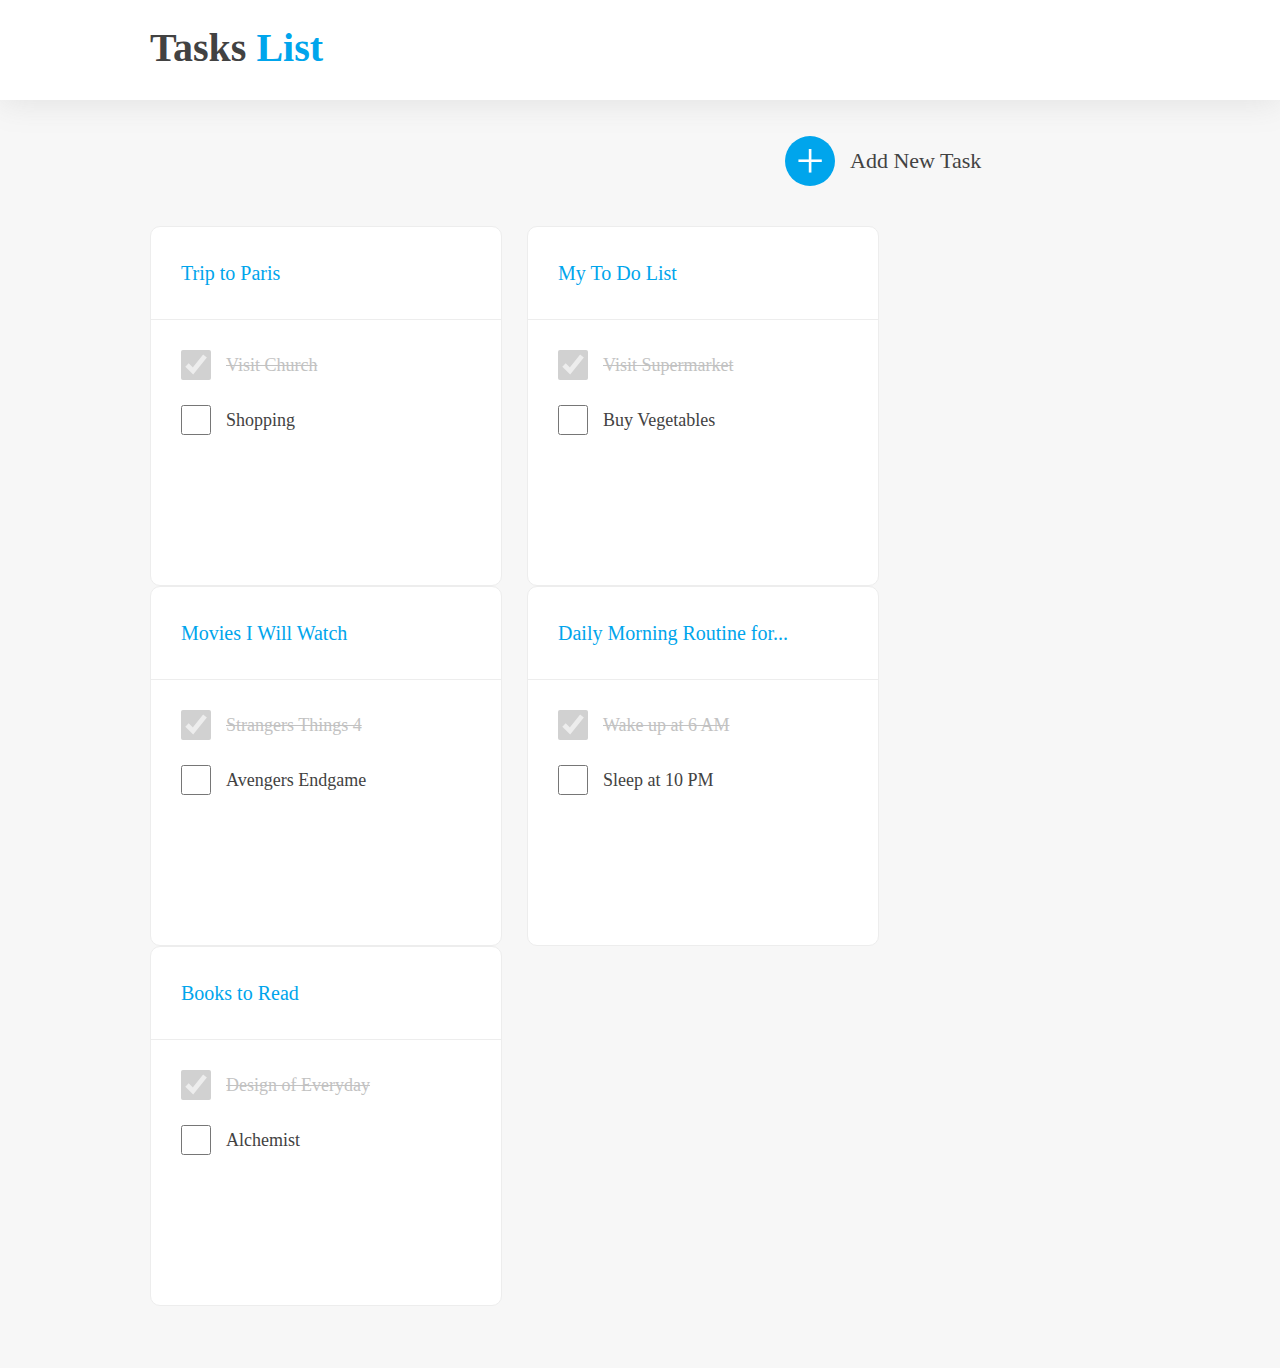
<file: index.html>
<!DOCTYPE html>
<html lang="en">
<head>
    <meta charset="UTF-8">
    <meta http-equiv="X-UA-Compatible" content="IE=edge">
    <meta name="viewport" content="width=device-width, initial-scale=1.0">
    <title>Document</title>
    <link rel="stylesheet" href="style.css">
</head>
<body>
    <div class="page_1">

    <div class="header">
        <div class="top">
           <span id="right"> Tasks </span>
           <span id="left"> List </span>
        </div>
    </div>
    
    <a href="./index2.html" target="_self">
    <div class="add_new">
        <div class="icon">+</div>
        <div class="add_task">Add New Task</div>
    </div>
    </a>
    
    <div class="content">

        <a href="./index3.html">
            <div class="box">
            <div class="title">
                Trip to Paris
            </div>
            <div class="list">
                <input type="checkbox" checked disabled>
                <label class="cut_line">Visit Church</label>
                <input type="checkbox">
                <label class="nor_line">Shopping</label>
            </div>
        </div>
        </a>

        <div class="box">
            <div class="title">
                My To Do List
            </div>
            <div class="list">
                <input type="checkbox" checked disabled>
                <label class="cut_line">Visit Supermarket</label>
                <input type="checkbox">
                <label class="nor_line">Buy Vegetables</label>
            </div>
        </div>

        <div class="box">
            <div class="title">
                Movies I Will Watch
            </div>
            
            <div class="list">
                <input type="checkbox" checked disabled>
                <label class="cut_line">Strangers Things 4</label>
                <input type="checkbox">
                <label class="nor_line">Avengers Endgame</label>
            </div>
        </div>

        <div class="box">
            <div class="title">
                Daily Morning Routine for...
            </div>
            <div class="list">
                <input type="checkbox" checked disabled>
                <label class="cut_line">Wake up at 6 AM</label>
                <input type="checkbox">
                <label class="nor_line">Sleep at 10 PM</label>
            </div>
        </div>

        <div class="box">
            <div class="title">
                Books to Read
            </div>
            <div class="list">
                <input type="checkbox" checked disabled>
                <label class="cut_line">Design of Everyday</label>
                <input type="checkbox">
                <label class="nor_line">Alchemist</label>
            </div>
        </div>

    </div>
</div>
</body>
</html>
</file>
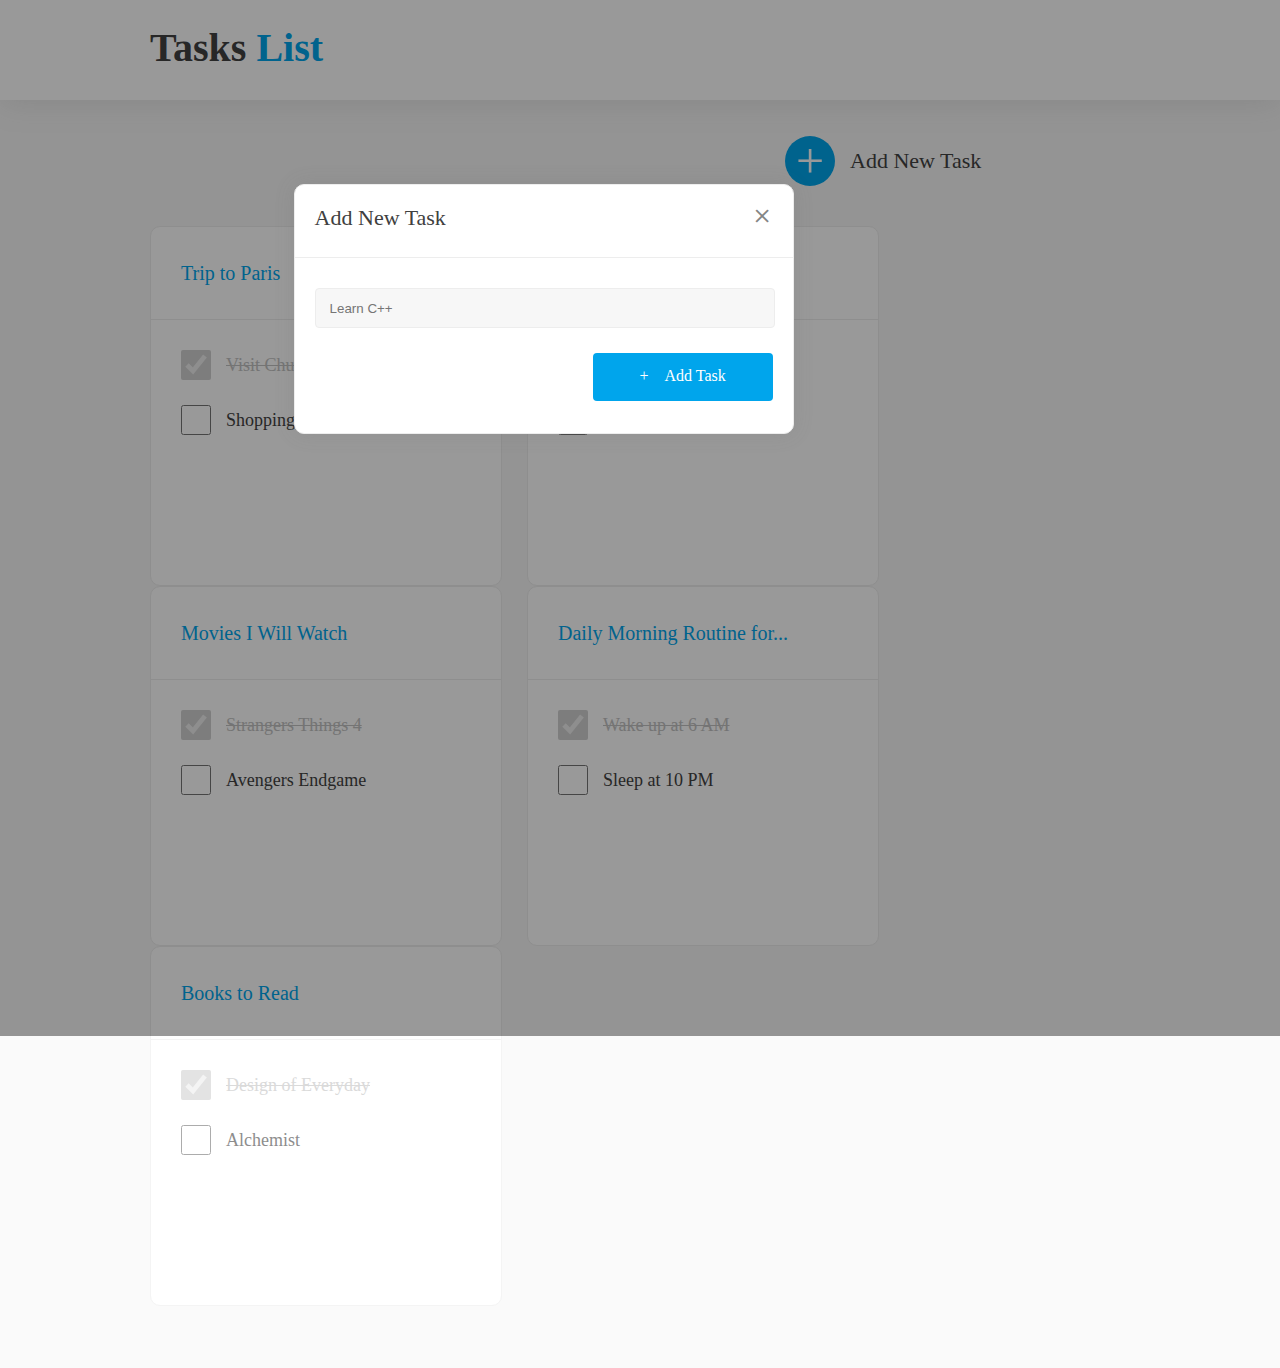
<file: index2.html>
<!DOCTYPE html>
<html lang="en">
<head>
    <meta charset="UTF-8">
    <meta http-equiv="X-UA-Compatible" content="IE=edge">
    <meta name="viewport" content="width=device-width, initial-scale=1.0">
    <title>Document</title>
    <link rel="stylesheet" href="style.css">
</head>
<body>

    <div class="container">
            <div class="top_2">
                <div id="left_2">Add New Task</div>
                <a href="./index.html"><div id="right_2">+</div></a>
            </div>
            <input class="input_place" type="text" placeholder="Learn C++">
            <a class="button" href="./index.html" >+&ensp;&ensp;Add Task</a>
    </div>
    
    <div class="page_2">
        <div class="page_1a">

            <div class="header">
                <div class="top">
                   <span id="right"> Tasks </span>
                   <span id="left"> List </span>
                </div>
            </div>


            <div class="add_new">
                <a href="./index2.html" target="_self" class="disable-link">
                <div class="icon">+</div>
                </a>
                <div class="add_task">Add New Task</div>
            
            </div>

            <div class="content">
            
                <div class="box">
                    <div class="title">
                        Trip to Paris
                    </div>
                    <div class="list">
                        <input type="checkbox" checked disabled>
                        <label class="cut_line">Visit Church</label>
                        <input type="checkbox">
                        <label class="nor_line">Shopping</label>
                    </div>
                </div>
            
                <div class="box">
                    <div class="title">
                        My To Do List
                    </div>
                    <div class="list">
                        <input type="checkbox" checked disabled>
                        <label class="cut_line">Visit Supermarket</label>
                        <input type="checkbox">
                        <label class="nor_line">Buy Vegetables</label>
                    </div>
                </div>
            
                <div class="box">
                    <div class="title">
                        Movies I Will Watch
                    </div>

                    <div class="list">
                        <input type="checkbox" checked disabled>
                        <label class="cut_line">Strangers Things 4</label>
                        <input type="checkbox">
                        <label class="nor_line">Avengers Endgame</label>
                    </div>
                </div>
            
                <div class="box">
                    <div class="title">
                        Daily Morning Routine for...
                    </div>
                    <div class="list">
                        <input type="checkbox" checked disabled>
                        <label class="cut_line">Wake up at 6 AM</label>
                        <input type="checkbox">
                        <label class="nor_line">Sleep at 10 PM</label>
                    </div>
                </div>
            
                <div class="box">
                    <div class="title">
                        Books to Read
                    </div>
                    <div class="list">
                        <input type="checkbox" checked disabled>
                        <label class="cut_line">Design of Everyday</label>
                        <input type="checkbox">
                        <label class="nor_line">Alchemist</label>
                    </div>
                </div>
            
            </div>
        </div>
    </div>
    
    
</body>
</html>
</file>
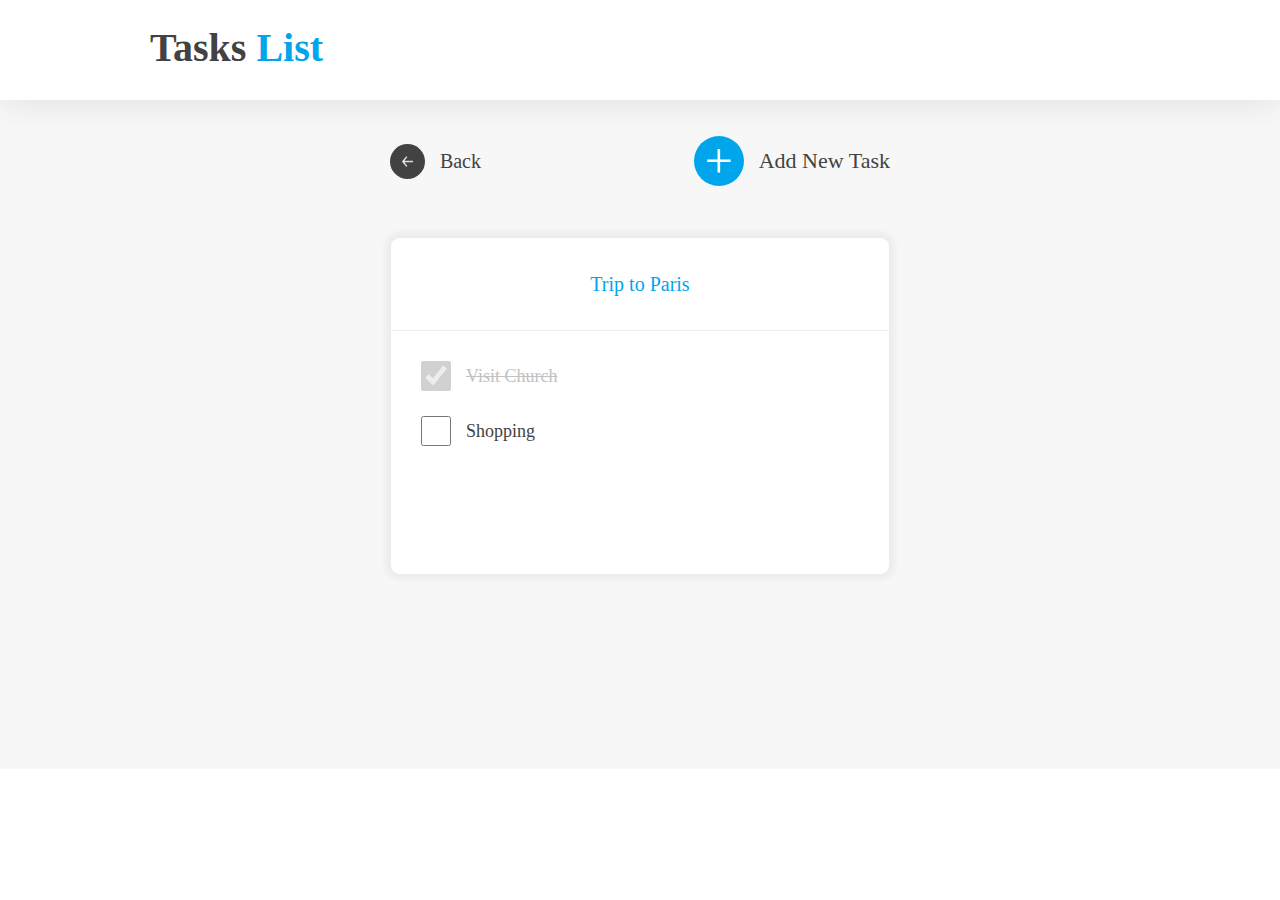
<file: index3.html>
<!DOCTYPE html>
<html lang="en">
<head>
    <meta charset="UTF-8">
    <meta http-equiv="X-UA-Compatible" content="IE=edge">
    <meta name="viewport" content="width=device-width, initial-scale=1.0">
    <title>Document</title>
    <link rel="stylesheet" href="style.css">
</head>
<body>
    <div class="page_3">

    <div class="header">
        <div class="top">
           <span id="right"> Tasks </span>
           <span id="left"> List </span>
        </div>
    </div>

    <div class="nav_3">
        <a href="./index.html">
        <div class="back_button">
            <div class="image"><img src="./left-arrow.png" alt="back"></div>
            <div class="back">Back</div>
        </div>
        </a>
        <a href="./index4.html" target="_self">
        <div class="add_new-page_3">
            <div class="icon">+</div>
            <div class="add_task">Add New Task</div>
        </div>
        </a>
    </div>
    
    <div class="main">
        <div class="title">
            Trip to Paris
        </div>
        <div class="list">
            <input type="checkbox" checked disabled>
            <label class="cut_line">Visit Church</label>
            <input type="checkbox">
            <label class="nor_line">Shopping</label>
        </div>
    </div>
    </div>
</body>
</html>
</file>
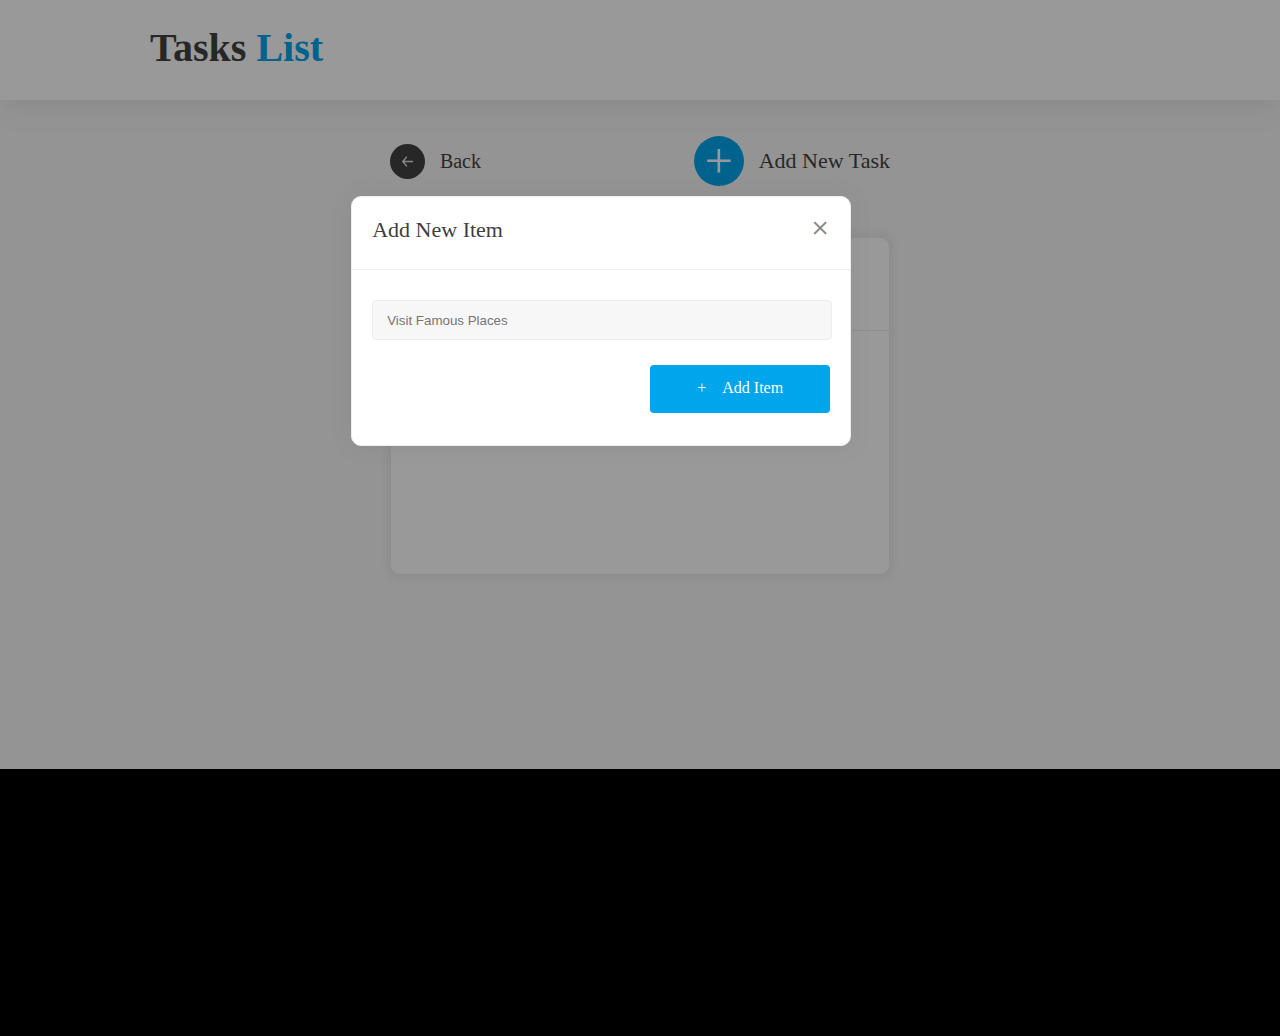
<file: index4.html>
<!DOCTYPE html>
<html lang="en">
<head>
    <meta charset="UTF-8">
    <meta http-equiv="X-UA-Compatible" content="IE=edge">
    <meta name="viewport" content="width=device-width, initial-scale=1.0">
    <title>Document</title>
    <link rel="stylesheet" href="style.css">
</head>
<body>
    <div class="container_last">
        <div class="top_2">
            <div id="left_2">Add New Item</div>
            <a href="./index3.html"><div id="right_2">+</div></a>
        </div>
        <input class="input_place" type="text" placeholder="Visit Famous Places">
        <a class="button" href="./index3.html" >+&ensp;&ensp;Add Item</a>
    </div>

    <div class="page_4">

        <div class="page_3a">
        <div class="header">
            <div class="top">
               <span id="right"> Tasks </span>
               <span id="left"> List </span>
            </div>
        </div>

        <div class="nav_3">
            <a href="./index2.html">
            <div class="back_button">
                <div class="image"><img src="./left-arrow.png" alt="back"></div>
                <div class="back">Back</div>
            </div>
            </a>
            <div class="add_new-page_3">
                <a href="./index4.html" target="_self">
                <div class="icon">+</div>
                </a>
                <div class="add_task">Add New Task</div>
            </div>
        </div>

        <div class="main">
            <div class="title">
                Trip to Paris
            </div>
            <div class="list">
                <input type="checkbox" checked disabled>
                <label class="cut_line">Visit Church</label>
                <input type="checkbox">
                <label class="nor_line">Shopping</label>
            </div>
        </div>
    </div>
</div>
</body>
</html>
</file>
<file: style.css>
*{
    margin: 0px;
    box-sizing: border-box;
}

.page_1{
    background-color: #F7F7F7;
    height: 1368px ;
}

a{
    text-decoration: none; 
}

.header{
    position: relative;
    background-color: #ffffff;
    height: 100px;
    box-shadow: 0px 3px 30px #7B7B7B29;
}

.header .top{
    font: bold 40px/49px Inter;
    position: absolute;
    top: 23px;
    left: 150px;
}

.header .top #right{
    color: #424242;
}
.header .top #left{
    color: #00A5EC;
}

.add_new{
    display: flex;
    align-items: center;
    float: right;
    margin-top: 36px;
    margin-right: 280px;
    width: 215px;
    height: 50px;
}

.icon{
    border-radius: 50%;
    background-color: #00A5EC;
    font-size: 50px;
    color: #ffffff;
    height: 50px;
    width: 50px;
    text-align: center;
    line-height: 1;
}

.add_task{
    padding-left: 15px;
    font: 22px Inter,serif;
    color: #424242;
}

.content{
    display: flex;
    flex-wrap: wrap;
    height: 775px;
    /* width: 1087px; */
    margin-top: 126px;
    margin-left: 150px; 
}

.content .box{
    border: 1px solid #EDEDED;
    border-radius: 10px;
    background-color: #ffffff;
    width: 352px;
    height: 360px;
    margin-right: 25px;
}
.content .box:hover{
    box-shadow: 0 0 5px 10px #EDEDED;
}

.box .title{
    font: 20px/24px Inter,serif;
    color: #00A5EC;
    padding: 34px 30px;
    border-bottom: 1px solid #EDEDED ;
}

.list{
    display: flex;
    flex-wrap: wrap;
    justify-content: space-between;
    align-content: space-between;
    height: 145px;
    width: 250px;
    padding: 30px;
}

.list input {
    width: 30px;
    height: 30px;
    background-color: #C2C2C2;
    border-radius: 4px;
    color: #404040;
}

.list label{
    width: 145px;
    align-self: center;
    font:18px Inter,serif;
}

.cut_line{
    color: #C2C2C2;
    text-decoration: line-through;
}

.nor_line{
    color:#424242;
}


/* Now CSS for index2.html */
/* ********* */
/* ********* */

.page_1a{
    background-color: #F7F7F7;
    height: 1368px ;
    opacity: 60%;
}
.page_2{
    background-color: #000000;
    height: 1036px;
    position: relative;
}

.container{
    position: absolute;
    height: 250px;
    width: 500px;
    background-color: #FFFFFF;
    box-shadow: 0px 0px 20px #67676729;
    border: 1px solid #EDEDED;
    border-radius: 10px;
    top: 184px;
    right: 38%;
    z-index: 1;
}

.top_2{
    display: flex;
    justify-content: space-between;
    border-bottom: 1px solid #EDEDED;
    padding: 20px;
}
.top_2 #left_2{
    font: 22px/26px Inter,serif;
    /* font-weight: ; */
    color: #404040;
}
.top_2 #right_2{
    text-decoration: none;
    color: #858585;
    font-size: 36px ;
    margin-top: -10px;
    rotate: 45deg;
}
.input_place{
    height: 40px;
    width: 460px;
    background-color: #F7F7F7;
    border: 1px solid #EDEDED;
    border-radius: 4px;
    margin-top: 30px;
    margin-left: 20px;
    padding: 10px 14px;
}
.button{
    text-decoration: none;
    text-align: center;
    color: #FFFFFF;
    width: 180px;
    height: 48px;
    padding: 14px 40px;
    background-color: #00A5EC;
    border-radius: 4px;
    float: right;
    margin-right: 20px;
    margin-top: 25px;
}

.disable-link {
    pointer-events: none;
}

/* Now CSS for index3.html */
/* ********* */
/* ********* */

.page_3{
    height: 769px;
    background-color: #f7f7f7;
}

.nav_3{
    display: flex;
    justify-content: space-between;
    align-items: center;
    width: 500px;
    margin: auto;
    margin-top: 36px;
}

.back_button{
    display: flex;
    justify-content: space-between;
    width: 91px;
    height: 35px;
    align-self: center;
}
.back_button .image{
    width: 35px;
    height: 35px;
    background-color: #424242;
    border-radius: 50%;
    text-align: center;
    padding: 10px;
}
.back_button .image img{
    height: 13px;
    width: 11px;
}
.back_button .back{
    font: 20px/24px Inter,serif;
    color: #424242;
    align-self: center;
}

.add_new-page_3{
    display: flex;
    align-items: center;
    height: 50px;
    width: 215px-
}

.main{
    border: 1px solid #EDEDED;
    box-shadow: 0 0 5px 5px #EDEDED;
    border-radius: 10px;
    background-color: #ffffff;
    width: 500px;
    height: 338px;
    margin: auto;
    margin-top: 51px;
}

.main .title{
    text-align: center;
    font: 20px/24px Inter,serif;
    color: #00A5EC;
    padding: 34px 30px;
    border-bottom: 1px solid #EDEDED ;
}

/* Now CSS for index3.html */
/* ********* */
/* ********* */

.page_3a{
    height: 769px;
    background-color: #f7f7f7;
    opacity: 60%;
}

.page_4{
    background-color: #000000;
    height: 1036px;
    position: relative;
}
.container_last{
    position: absolute;
    height: 250px;
    width: 500px;
    background-color: #FFFFFF;
    box-shadow: 0px 0px 20px #67676729;
    border: 1px solid #EDEDED;
    border-radius: 10px;
    top: 196px;
    right: 33.5%;
    z-index: 1;
}
</file>
